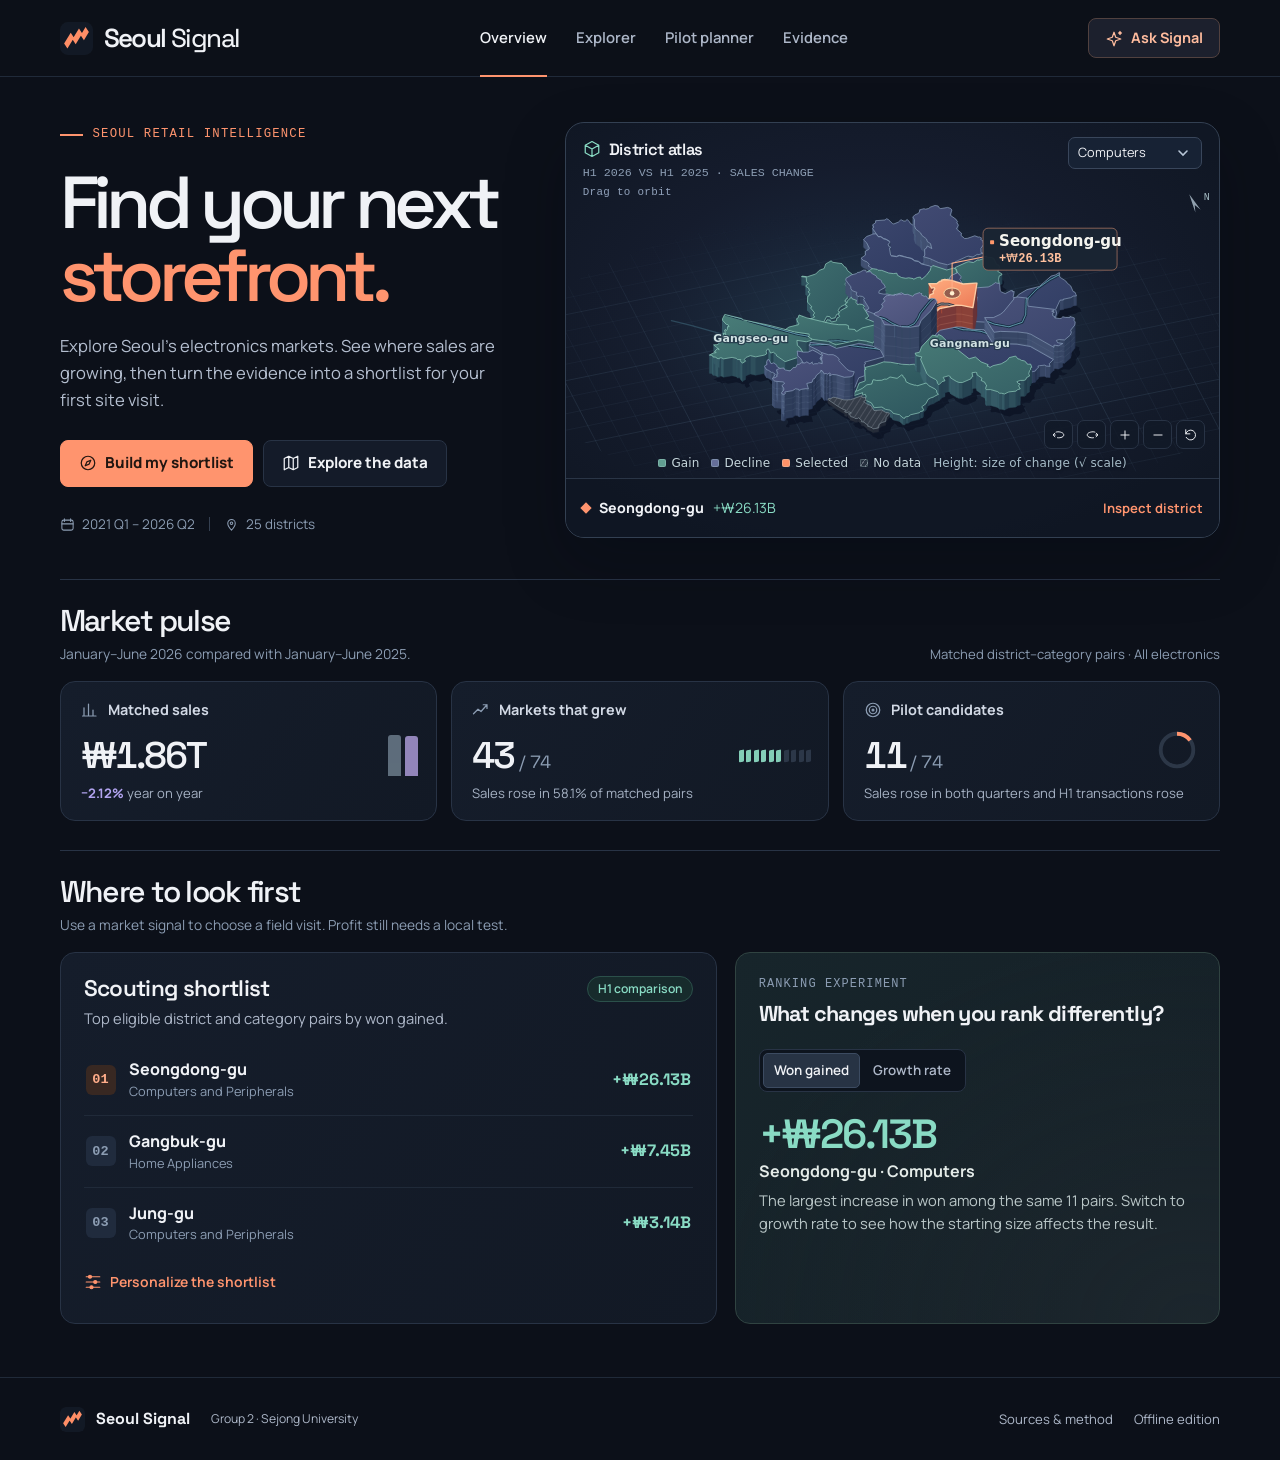
<file: docs/index.html>
<!doctype html>
<html lang="en"><head>
<meta charset="utf-8"><meta name="viewport" content="width=device-width,initial-scale=1,viewport-fit=cover">
<meta name="theme-color" content="#0d111b"><meta name="color-scheme" content="dark">
<title>Seoul Signal — Retail Decision Atlas</title>
<meta name="description" content="Explore 25 Seoul districts, compare electronics sales, and build a transparent pop-up scouting brief using Seoul’s official quarterly estimates.">
<link rel="icon" href="assets/brand.svg" type="image/svg+xml"><link rel="stylesheet" href="style.css">
<link rel="preload" as="font" type="font/ttf" href="assets/fonts/grotesk.ttf" crossorigin>
</head><body>
<a class="skip" href="#main">Skip to workspace</a>
<header class="top"><div class="shell top-inner">
<a href="#overview" class="brand" aria-label="Seoul Signal overview"><span class="brandmark" aria-hidden="true"></span><span>Seoul <b>Signal</b></span></a>
<nav class="mainnav" aria-label="Workspace"><a href="#overview" data-nav="overview">Overview</a><a href="#explore" data-nav="explore">Explorer</a><a href="#planner" data-nav="planner">Pilot planner</a><a href="#evidence" data-nav="evidence">Evidence</a></nav>
<button class="navask" data-act="chat"><span data-icon="spark"></span>Ask Signal</button>
</div></header>
<main id="main" tabindex="-1" class="shell"><noscript><h1>Seoul Signal</h1><p>Enable JavaScript to explore the atlas, or <a href="assets/data/quarterly-district-sales.csv">download the original district data</a>.</p></noscript></main>
<footer class="sitefoot"><div class="shell footerwrap"><div class="footbrand"><span class="brandmark smallmark"></span><strong>Seoul Signal</strong><span class="subtle">Group 2 · Sejong University</span></div><div class="footlinks"><a href="#evidence">Sources &amp; method</a><a id="portable" href="Seoul_Signal_Offline.html" download>Offline edition</a></div></div></footer>
<dialog id="chat" aria-labelledby="chat-title"><div class="drawer"><header class="chathead"><div class="chatidentity"><i class="assistantmark" data-icon="spark"></i><div><h2 id="chat-title">Ask Signal</h2><p id="chatmode">Evidence guide · on this device</p></div></div><button data-act="chatClose" class="iconbtn" aria-label="Close chat"><span data-icon="x"></span></button></header>
<div class="chatmessages" id="chat-messages" role="log" aria-live="polite" aria-relevant="additions"></div>
<div class="aibox"><details id="ai-options"><summary>Optional on-device AI</summary><p id="ai-about"></p><button id="ai-toggle" class="minorbutton" data-act="aiLoad">Enable local AI</button><div id="ai-status" role="status"></div></details></div>
<div class="chatcompose"><div id="suggestions" class="suggestions"></div><form id="chatform"><label class="sr" for="question">Ask a question about your business plan</label><textarea id="question" rows="1" maxlength="1000" placeholder="Tell me about your shop idea…"></textarea><button type="submit" aria-label="Send message" title="Send message"><span data-icon="send"></span></button></form><p>Answers use the project snapshot through 2026 Q2.</p></div></div></dialog>
<dialog id="proof" aria-labelledby="proof-title"><div class="lighthead"><h2 id="proof-title">Evidence</h2><button data-act="proofClose" class="iconbtn" aria-label="Close evidence"><span data-icon="x"></span></button></div><img id="proof-img" alt=""><div id="proof-note"></div></dialog>
<div id="notice" role="status"></div>
<script src="assets/data/snapshot.js"></script><script src="engine.js"></script><script src="assets/seoul-geometry.js"></script><script src="assets/map.js"></script><script src="assets/model.js"></script><script src="ui.js"></script><script src="charts.js"></script><script src="pages.js"></script><script src="brief.js"></script><script src="advisor.js"></script><script src="app.js"></script>
</body></html>
</file>
<file: docs/style.css>
@font-face{font-family:Grotesk;src:url(assets/fonts/grotesk.ttf) format('truetype');font-style:normal;font-weight:300 700;font-display:swap}@font-face{font-family:Manrope;src:url(assets/fonts/manrope.ttf) format('truetype');font-style:normal;font-weight:200 800;font-display:swap}
:root{color-scheme:dark;--bg:#0c1019;--bg2:#101623;--panel:#141b29;--pane2:#182132;--line:#283345;--softline:#202a39;--text:#f0f2f6;--sub:#aeb8c9;--dim:#8c9db3;--accent:#ff946e;--accent2:#ffab8e;--mint:#89dbc4;--lilac:#b2a4f0;--sky:#8cbef0;--display:Grotesk,Manrope,Arial,sans-serif;--sans:Manrope,Arial,sans-serif;--mono:'SFMono-Regular',Consolas,'Liberation Mono',monospace;--rad:15px}
*{box-sizing:border-box}html{scroll-behavior:smooth;scroll-padding-top:24px}body{margin:0;color:var(--text);background:var(--bg);font:16px/1.55 var(--sans);-webkit-font-smoothing:antialiased;text-rendering:optimizeLegibility}a{color:inherit;text-decoration:none}button,input,textarea,select{font:inherit}button,select{cursor:pointer}button{color:inherit}button:disabled{opacity:.5;cursor:not-allowed}button:focus-visible,a:focus-visible,select:focus-visible,input:focus-visible,textarea:focus-visible,summary:focus-visible,[tabindex]:focus-visible{outline:2px solid var(--accent);outline-offset:4px}h1,h2,h3,h4,p{margin:0}h1,h2,h3,h4{font-family:var(--display);line-height:1.13}h1,h2{letter-spacing:-.052em}h3,h4{letter-spacing:-.029em}.shell{max-width:1504px;margin:0 auto;padding-left:clamp(22px,4.65vw,80px);padding-right:clamp(22px,4.65vw,80px)}#main{min-height:calc(100vh - 174px);outline:0}::selection{background:#ffaf89;color:#111721}.sr,.skip:not(:focus){position:absolute;width:1px;height:1px;padding:0;margin:-1px;overflow:hidden;clip:rect(0,0,0,0);white-space:nowrap;border:0}.skip:focus{position:fixed;z-index:200;top:10px;left:20px;background:var(--accent);padding:12px;color:#111}.top{border-bottom:1px solid var(--softline);background:#0c1019f0}.top-inner{height:76px;display:flex;align-items:center;gap:34px}.brand,.footbrand{display:inline-flex;align-items:center;gap:11px}.brand{font:600 26px/1 var(--display);letter-spacing:-1.6px;white-space:nowrap}.brand b{font-weight:450}.brandmark{width:33px;height:33px;background:var(--accent);display:inline-block;flex:none;clip-path:polygon(0 73%,23% 32%,34% 50%,12% 90%,0 73%,39% 49%,61% 9%,73% 27%,51% 66%,39% 49%,76% 26%,91% 0,100% 17%,87% 43%,76% 26%,39% 49%)}.brandmark{clip-path:none;background:url(assets/brand.svg) center/contain no-repeat;border-radius:6px}.mainnav{display:flex;align-self:stretch;align-items:stretch;gap:29px;margin:0 auto}.mainnav a{position:relative;display:flex;align-items:center;color:var(--sub);font-size:.93rem;font-weight:600;transition:color .16s}.mainnav a:hover,.mainnav a[aria-current=page]{color:var(--text)}.mainnav a[aria-current=page]:after{content:'';position:absolute;inset:auto 0 -1px;height:2px;background:var(--accent)}.navask,.button,.minorbutton,.linkbutton,.iconbtn,.chip,.pick,.tab,.toolbtn{display:inline-flex;align-items:center;justify-content:center;gap:.53rem;border:1px solid var(--line);text-decoration:none;transition:background-color .16s,border-color .16s,transform .16s,color .16s}.ico{vertical-align:middle;flex:none}.navask{height:40px;padding:0 16px;background:#1c202d;border-color:#51413f;color:#ffbc9e;font-weight:700;font-size:.9rem;border-radius:8px}.navask:hover{background:#352724;border-color:#99674e}.button{min-height:47px;padding:10px 18px;border-radius:8px;font-weight:750;font-size:.95rem;line-height:1.2}.button.primary{background:var(--accent);border-color:var(--accent);color:#211611}.button.primary:hover{background:#ffa785;border-color:#ffc0a7;transform:translateY(-1px)}.button.soft,.minorbutton,.iconbtn,.toolbtn{background:var(--panel);color:var(--text)}.button.soft:hover,.minorbutton:hover,.iconbtn:hover,.toolbtn:hover{background:#202a3a;border-color:#566781}.minorbutton,.linkbutton{border-radius:7px;min-height:36px;padding:6px 11px;font-weight:650;font-size:.87rem}.linkbutton{border:0;background:transparent;color:var(--accent);padding-inline:0}.linkbutton:hover{color:#ffc2aa}.iconbtn,.toolbtn{width:34px;height:34px;padding:0;border-radius:7px}.eyebrow,.mono,.scope-label{font-family:var(--mono);font-size:.77rem;font-weight:500;letter-spacing:.095em;text-transform:uppercase}.eyebrow{color:var(--accent);display:flex;align-items:center;gap:10px}.eyebrow i{width:23px;height:2px;background:var(--accent)}.mono,.scope-label{color:var(--dim)}.badge{display:inline-flex;align-items:center;gap:6px;border-radius:50px;border:1px solid #374456;padding:3px 10px;color:#becadc;font:600 .76rem/1.45 var(--sans);white-space:nowrap}.badge.mint{border-color:#2b504a;color:var(--mint);background:#172b2c}.badge.coral{color:#ffb395;border-color:#584138;background:#30231f}.badge.lilac{color:#cab9ff;border-color:#493f5f;background:#242032}.subtle,.muted{color:var(--sub)}.positive{color:var(--mint)!important}.negative{color:var(--lilac)!important}.nowrap{white-space:nowrap}.hero{display:grid;grid-template-columns:minmax(0,.86fr) minmax(0,1.22fr);gap:clamp(28px,3.35vw,55px);align-items:center;padding:34px 0 30px}.hero-copy{padding:14px 0}.hero h1{font-weight:550;font-size:clamp(54px,5.75vw,92px);line-height:.995;letter-spacing:-.077em;margin:22px 0 19px}.hero h1 em{font-style:normal;color:var(--accent)}.hero-copy>p{color:#b5bfd0;font-size:1.04rem;max-width:450px;line-height:1.65}.herobuttons,.actions{display:flex;gap:10px;align-items:center;flex-wrap:wrap}.herobuttons{margin:26px 0 27px}.herofacts{display:flex;align-items:center;gap:14px;color:var(--dim);font-size:.84rem}.herofacts span{display:flex;gap:7px;align-items:center}.herofacts .sep{height:14px;width:1px;background:#354051}.atlas{min-width:0;border:1px solid #334052;border-radius:19px;overflow:hidden;position:relative;background:radial-gradient(ellipse at 47% 46%,#1c2b40 0,#151c2d 47%,#101724 86%);box-shadow:0 24px 60px #04091242}.atlas-head,.atlas-foot{position:relative;z-index:2;display:flex;align-items:center;justify-content:space-between;gap:9px}.atlas-head{padding:14px 17px 0;align-items:flex-start}.atlas-title{display:flex;align-items:center;gap:8px;font-family:var(--display);font-weight:600;font-size:1.02rem;letter-spacing:-.02em}.atlas-title .ico{color:var(--mint)}.atlas-code{font:500 .73rem/1.4 var(--mono);color:var(--dim);margin-top:3px}.atlas-filter select{min-height:32px;font-size:.80rem;border-radius:7px;padding:4px 29px 4px 9px;background-color:#172234;max-width:180px}.map-canvas{height:clamp(290px,23.2vw,396px);width:100%;position:relative;isolation:isolate}.atlas-tools{display:flex;gap:4px;position:absolute;z-index:3;bottom:66px;right:14px}.atlas-tools .toolbtn{background:#111927dd;width:29px;height:29px}.atlas-foot{min-height:55px;padding:11px 16px;border-top:1px solid #2a3546;background:#101724da}.mapcaption{display:flex;align-items:center;gap:9px;font-size:.88rem;flex-wrap:wrap}.mapsel{width:8px;height:8px;background:var(--accent);transform:rotate(45deg);display:inline-block}.mapcaption b{font-weight:750}.mapcaption .mono{font-size:.7rem;letter-spacing:.03em;text-transform:none}.atlas-foot .linkbutton{font-size:.82rem;white-space:nowrap}.section{padding:24px 0 29px}.band{border-top:1px solid var(--line)}.sectionhead{display:flex;justify-content:space-between;align-items:end;gap:15px;margin-bottom:17px}.sectionhead h2{font-size:clamp(27px,2.35vw,39px);font-weight:550}.sectionhead p{font-size:.86rem;color:var(--dim);margin-top:5px}.sectionhead>.micro{font-size:.82rem;color:var(--dim)}.panel{background:linear-gradient(125deg,#151d2b,#121925);border:1px solid var(--line);border-radius:var(--rad);min-width:0}.pulsegrid{display:grid;grid-template-columns:repeat(3,minmax(0,1fr));gap:14px}.pulsecard{padding:17px 20px 16px;position:relative;overflow:hidden}.tiletop{display:flex;align-items:center;gap:9px;font-weight:700;font-size:.9rem;color:#d2d9e5}.tiletop .ico{color:var(--dim)}.bignum{font:550 clamp(33px,2.9vw,50px)/1.05 var(--display);letter-spacing:-.055em;margin:15px 0 8px;font-variant-numeric:tabular-nums;position:relative;z-index:1}.bignum small{font-size:.48em;color:var(--dim);font-weight:400;letter-spacing:-.025em}.pulsecard p{font-size:.82rem;color:#a5b1c3;position:relative;z-index:1}.minibars{height:41px;display:flex;gap:4px;align-items:end;position:absolute;right:18px;top:53px;opacity:.78}.minibars i{display:block;width:13px;border-radius:3px 3px 0 0}.partline{position:absolute;top:68px;right:17px;display:flex;gap:3px;max-width:72px}.partline i{height:12px;width:5px;background:#2c3748;border-radius:1px;transform:skewY(-12deg)}.partline .on{background:#83cdb7}.ring{position:absolute;right:19px;top:45px;transform:rotate(-90deg)}.split{display:grid;grid-template-columns:1.15fr .85fr;gap:18px}.inside{padding:23px}.paneltop{display:flex;justify-content:space-between;align-items:start;gap:14px}.paneltop h3,.boxh{font-size:1.41rem;font-weight:600}.paneltop p,.paneldesc{font-size:.92rem;color:var(--sub);margin-top:6px}.pairrows{display:flex;flex-direction:column;margin:14px 0 6px}.pairrow{display:grid;align-items:center;grid-template-columns:32px 1fr auto;gap:11px;background:none;border:0;border-bottom:1px solid var(--softline);color:var(--text);width:100%;text-align:left;padding:13px 2px}.pairrow:last-child{border-bottom:0}.pairrow:hover{background:#1d2635}.ranknum,.layericon{display:grid;place-items:center;width:30px;height:30px;border-radius:6px;background:#202b3d;color:var(--dim);font:600 .85rem var(--mono)}.pairrow:first-child .ranknum,.ranknum.hot{color:#ffad8a;background:#382822}.pairrow b,.pairrow strong{font-weight:750}.pairrow small{display:block;color:var(--dim);font-size:.8rem}.pairrow strong{color:var(--mint);font-family:var(--display);font-size:1.03rem}.lensbox{background:radial-gradient(ellipse at 95% 100%,#27303663,transparent 75%),linear-gradient(130deg,#17252b,#152027 80%);border-color:#304341}.lenslabel{color:var(--mint)}.lensval{margin-top:22px;font:600 2.55rem/1 var(--display);letter-spacing:-.055em;color:var(--mint)}.lensbox h3{font-size:1.35rem;margin:6px 0}.lensbox p{color:#bbc8c9;font-size:.92rem;line-height:1.55}.segmented{display:inline-flex;align-items:center;background:#0d141e;border:1px solid var(--line);border-radius:8px;padding:3px;gap:2px;max-width:100%}.tab{background:transparent;border:1px solid transparent;padding:6px 10px;border-radius:5px;color:var(--sub);font-size:.84rem;font-weight:600;min-height:32px}.tab.active,.tab[aria-pressed=true]{color:var(--text);background:#273344;border-color:#3c4b61}.tab:hover{color:var(--text)}.lensbox .segmented{margin-top:16px}.sitefoot{border-top:1px solid var(--softline);margin-top:24px}.footerwrap{min-height:82px;display:flex;justify-content:space-between;align-items:center;gap:14px;color:var(--sub)}.footbrand{font-size:.87rem}.footbrand strong{color:var(--text);font-family:var(--display);font-size:1rem}.footbrand .subtle{margin-left:10px;font-size:.76rem}.smallmark{width:25px;height:25px}.footlinks{display:flex;gap:21px;font-size:.82rem}.footlinks a:hover{color:var(--accent)}
.pagehead{padding:34px 0 22px}.pagehead h1{font-size:clamp(38px,4.5vw,67px);font-weight:550;margin:12px 0 10px}.pagehead p{color:var(--sub);max-width:810px;font-size:1.02rem}.field{display:flex;flex-direction:column;gap:6px;min-width:0}.field>span,.field>label,.fieldlegend{font-size:.83rem;color:#c0cbd8;font-weight:700}select,input,textarea{color:var(--text);border:1px solid #39465b;border-radius:8px;background-color:#111824;outline-offset:2px;min-width:0}.field select,.field input{min-height:43px;padding:8px 12px;width:100%;font-size:.93rem}select{appearance:none;padding-right:34px!important;background-image:url("data:image/svg+xml,%3Csvg xmlns='http://www.w3.org/2000/svg' width='16' height='16' viewBox='0 0 16 16'%3E%3Cpath d='m4 6 4 4 4-4' fill='none' stroke='%23b8c6d7' stroke-width='1.6' stroke-linecap='round'/%3E%3C/svg%3E");background-repeat:no-repeat;background-position:right 10px center}.filters{display:grid;grid-template-columns:1.15fr 1.05fr 1.15fr 1fr;gap:14px;padding:16px 18px}.expstats{display:grid;grid-template-columns:repeat(3,1fr);gap:12px;margin:17px 0}.expmetric{padding:14px 18px}.expmetric .v{display:block;font:550 1.9rem/1.15 var(--display);letter-spacing:-.05em;margin:5px 0}.expmetric small,.smallnote{color:var(--dim);font-size:.8rem}.chartbox{padding:20px 22px 15px}.chartlegend{display:flex;gap:16px;align-items:center;flex-wrap:wrap;margin-top:12px;color:var(--sub);font-size:.84rem}.swatch{height:3px;width:20px;display:inline-block;vertical-align:middle;margin-right:5px;border-radius:2px}.chartscroll{width:100%;overflow-x:auto}.chartsvg{width:100%;min-width:490px;display:block;overflow:visible}.chart-detail{min-height:43px;padding:9px 12px;background:#101723;border:1px solid var(--line);border-radius:7px;color:#cdd5df;font-size:.86rem;display:flex;align-items:center;gap:12px;flex-wrap:wrap}.chart-detail b{color:#fff}.chartbox details,.datasheet{margin-top:13px}.hint{display:flex;gap:8px;align-items:flex-start;font-size:.83rem;line-height:1.5;color:var(--dim);margin-top:12px}.hint .ico{margin-top:2px}.datasheet{padding:13px 16px}.datasheet summary,details>summary{cursor:pointer;font-weight:650;color:#d2d9e5}.tablewrap{width:100%;overflow-x:auto}table{border-collapse:collapse;width:100%;font-size:.87rem}th,td{padding:10px 9px;text-align:right;border-bottom:1px solid var(--softline);font-variant-numeric:tabular-nums;white-space:nowrap}th{color:var(--dim);font-weight:600;font-size:.77rem}td:first-child,th:first-child{text-align:left}.tabletools{display:flex;gap:14px;margin:15px 0 4px;flex-wrap:wrap}
.plangrid{display:grid;grid-template-columns:minmax(250px,.72fr) minmax(0,1.57fr);gap:18px;align-items:start}.briefcontrols{padding:21px;display:grid;gap:17px}.briefcontrols h2{font-size:1.35rem}.briefcontrols .smallnote{line-height:1.55}.rulepills{display:flex;gap:6px;flex-wrap:wrap;margin:15px 0}.rulepills span{display:inline-flex;align-items:center;gap:5px;font-size:.74rem;color:#bbdacf;background:#172a29;border:1px solid #2d4943;padding:4px 7px;border-radius:5px}.planresult{padding:22px}.minihead{font:500 .75rem/1.45 var(--mono);color:var(--dim);text-transform:uppercase;letter-spacing:.09em}.planresult h2{font-size:clamp(27px,3.2vw,47px);font-weight:550;margin-top:8px}.catline{display:flex;align-items:center;gap:8px;color:var(--sub);margin:5px 0 14px}.scoutgrid{display:grid;grid-template-columns:repeat(3,1fr);gap:10px;padding:12px 0;border-top:1px solid var(--line);border-bottom:1px solid var(--line);margin:14px 0}.scoutgrid b{font:550 1.4rem var(--display);letter-spacing:-.035em;display:block}.scoutgrid small{color:var(--dim);font-size:.76rem}.planresult p{color:var(--sub);font-size:.93rem}.choicebutton{background:#121b29;border:1px solid var(--line);border-radius:8px;color:var(--sub);padding:9px 12px;font-size:.84rem;display:inline-flex;align-items:center;gap:6px}.choicebutton:hover,.choicebutton.sel{background:#2c2827;border-color:#765647;color:#ffb394}.pickrow{display:flex;flex-wrap:wrap;gap:7px;margin:14px 0}.extracopy{margin:10px 0 20px}.economy{margin-top:19px;padding:22px}.costgrid{display:grid;grid-template-columns:1fr 1fr 1fr minmax(180px,1.1fr);gap:14px;margin-top:20px;align-items:end}.calcval{border-left:2px solid var(--accent);padding:3px 0 3px 13px}.calcval strong{font:600 1.65rem/1.15 var(--display);display:block;color:var(--accent);letter-spacing:-.04em}.calcval span{color:var(--sub);font-size:.77rem}.narrative{border-left:2px solid var(--line);margin:16px 0;padding:0 0 0 14px;color:var(--sub)}.empty{padding:25px 5px}.empty h3{margin-bottom:9px}.ground{display:grid;grid-template-columns:.83fr 1.17fr;gap:16px}.methodcard{padding:22px}.methodcard h2,.methodcard h3{margin:4px 0 10px;font-size:1.4rem}.methodcard p,.methodcard li,.evidcopy{font-size:.94rem;line-height:1.65;color:var(--sub)}.methodcard ul{padding-left:20px}.filelist{margin-top:14px}.sourceitem{display:flex;align-items:center;gap:10px;color:#c2dfda;padding:9px 0}.sourceitem:hover{color:var(--accent)}.proofgrid{display:grid;grid-template-columns:repeat(3,1fr);gap:13px}.proofthumb{width:100%;text-align:left;padding:0;border:1px solid var(--line);border-radius:12px;overflow:hidden;background:var(--panel)}.proofthumb:hover{border-color:var(--accent)}.proofthumb .imagezone{height:123px;background:#e9eef0;display:flex;align-items:center;justify-content:center;padding:9px}.proofthumb img{width:100%;height:100%;object-fit:contain}.proofthumb b,.proofthumb small{display:block;margin:11px 13px 0}.proofthumb small{color:var(--dim);margin:2px 13px 13px;font-size:.8rem}.clause{font-size:.84rem;color:var(--dim);margin-top:12px}#proof{max-width:min(850px,94vw);border:1px solid var(--line);border-radius:14px;background:var(--bg2);color:var(--text);padding:18px}#proof img{display:block;max-width:100%;max-height:60vh;margin:15px auto;}#proof-note{font-size:.9rem;color:var(--sub)}.lighthead{display:flex;justify-content:space-between;gap:10px;align-items:center}.lighthead h2{font-size:1.45rem}.modelinks{margin-top:12px;display:flex;gap:12px;flex-wrap:wrap}
dialog::backdrop{background:rgba(3,5,10,.66);backdrop-filter:blur(2px)}#chat{padding:0;background:#101722;color:var(--text);margin:0 0 0 auto;width:min(475px,100vw);height:100dvh;max-width:100vw;max-height:100dvh;border:0;border-left:1px solid #3a475b;box-shadow:-18px 0 70px #0004}#chat[open]{animation:draw-in .2s ease-out}.drawer{display:flex;flex-direction:column;height:100%;min-height:0}.chathead,.lighthead{border-bottom:1px solid var(--line);padding-bottom:12px}.chathead{padding:17px 18px;display:flex;justify-content:space-between;align-items:center}.chatidentity{display:flex;align-items:center;gap:11px}.assistantmark{width:38px;height:38px;display:grid;place-items:center;color:#ffac8d;border:1px solid #5c443c;border-radius:10px;background:#322621}.chathead h2{font-size:1.4rem}.chathead p{color:var(--dim);font-size:.77rem;margin-top:3px}.chatmessages{flex:1;overflow-y:auto;padding:15px 18px;scroll-behavior:smooth;min-height:120px}.msg{max-width:100%;margin-bottom:13px;font-size:.92rem;line-height:1.57;overflow-wrap:anywhere}.msg.user{margin-left:28px;background:#2a2c32;border:1px solid #51443a;color:#ffe5da;padding:9px 12px;border-radius:12px 3px 12px 12px}.msg.bot{margin-right:15px}.msg.bot .ans{padding:12px 14px;border:1px solid #2a3a4c;border-radius:3px 12px 12px 12px;background:#182230}.msg .answer-title{font-family:var(--display);font-weight:650;font-size:1.02rem;display:block;margin-bottom:6px}.msg .ans p+p{margin-top:8px}.answer-source{margin-top:6px;border:0;background:transparent;color:var(--mint);font-size:.76rem;padding:2px 0;cursor:pointer}.answer-source:hover{text-decoration:underline}.chatcompose{border-top:1px solid var(--line);padding:11px 16px 14px;background:#101721}.chatcompose>p{font-size:.73rem;text-align:center;color:var(--dim);margin-top:7px}.suggestions{display:flex;gap:5px;flex-wrap:wrap;margin-bottom:8px}.chip{background:#1a2532;border-radius:30px;color:#c7d5df;padding:5px 9px;font-size:.76rem}.chip:hover{border-color:#677888}.chatcompose form{border:1px solid #475368;background:#0d1420;border-radius:11px;display:flex;gap:7px;align-items:center;padding:6px}.chatcompose textarea{background:transparent;resize:vertical;border:none;flex:1;padding:7px 5px;font-size:.92rem;max-height:88px;min-height:36px}.chatcompose textarea:focus-visible{outline-offset:0}.chatcompose form button{padding:0;width:38px;height:38px;background:var(--accent);border:0;color:#1f1915;border-radius:7px;display:grid;place-items:center}.aibox{padding:5px 17px 8px;font-size:.8rem;color:var(--dim);border-top:1px solid var(--softline)}.aibox summary{font-size:.8rem}.aibox p{margin:5px 0}.aibox .minorbutton{min-height:29px;font-size:.78rem}.aibox #ai-status{font-size:.75rem;color:var(--mint);margin-top:3px}.numerror{color:#ffc3a7}.nodata{color:#b0bcc7}.focusnote{color:var(--mint);font-size:.8rem}#notice{position:fixed;bottom:22px;left:50%;transform:translateX(-50%);z-index:100;border-radius:9px;border:1px solid #45536a;background:#172130;padding:8px 17px;color:var(--text);box-shadow:0 6px 28px #0005;font-size:.88rem;pointer-events:none;opacity:0;transition:opacity .2s;max-width:90vw}#notice.show{opacity:1}
@keyframes draw-in{from{transform:translateX(35px);opacity:0}to{transform:translateX(0);opacity:1}}@keyframes enter{from{opacity:.45;transform:translateY(5px)}to{opacity:1;transform:translateY(0)}}.page{animation:enter .23s ease-out}
@media(min-width:1560px){.hero{gap:65px}.map-canvas{height:362px}}@media(max-width:1050px){.shell{padding-left:25px;padding-right:25px}.mainnav{gap:20px}.hero{gap:22px;grid-template-columns:.9fr 1.15fr}.hero h1{font-size:clamp(49px,6.4vw,70px)}.hero-copy>p{font-size:.98rem}.herobuttons{gap:7px}.herobuttons .button{padding:9px 13px;font-size:.88rem}.map-canvas{height:280px}.pulsecard{padding:15px}.miniart{opacity:.58}.minibars,.partline{right:12px}.ring{right:10px}.plangrid{grid-template-columns:minmax(215px,.73fr) 1.4fr}.costgrid{grid-template-columns:repeat(2,1fr)}.scope-label{font-size:.7rem}.proofgrid{gap:8px}}
@media(max-width:760px){.shell{padding-inline:19px}.top-inner{height:auto;min-height:67px;display:grid;grid-template-columns:1fr auto;gap:0 12px;padding-top:11px}.brand{font-size:24px}.navask{height:35px;padding:0 10px;font-size:.83rem}.mainnav{grid-column:1/-1;grid-row:2;order:3;width:100%;justify-content:space-between;margin:7px 0 0;gap:5px}.mainnav a{font-size:.85rem;padding:8px 1px 10px}.hero{grid-template-columns:1fr;gap:17px;padding:24px 0}.hero-copy{padding:0}.hero h1{font-size:clamp(56px,9.8vw,74px);margin:15px 0 12px}.hero-copy>p{max-width:550px}.herobuttons{margin:16px 0}.herofacts{font-size:.8rem}.atlas{border-radius:13px}.atlas-head{padding:11px 13px 0}.map-canvas{height:clamp(255px,48vw,335px)}.atlas-foot{min-height:45px;padding:7px 11px}.atlas-tools{bottom:58px;right:8px}.pulsegrid{gap:8px}.bignum{font-size:1.8rem}.miniart{display:none}.pulsecard{padding:13px 11px}.tiletop{font-size:.82rem;line-height:1.4;gap:4px}.tiletop .ico{width:14px}.pulsecard p{font-size:.73rem}.split,.ground{grid-template-columns:1fr}.section{padding:20px 0}.sectionhead{align-items:start}.sectionhead>.micro{display:none}.inside,.chartbox,.methodcard,.planresult,.economy,.briefcontrols{padding:16px}.pagehead{padding:24px 0 17px}.pagehead p{font-size:.95rem}.filters{grid-template-columns:1fr 1fr;gap:10px;padding:12px}.expstats{gap:7px}.expmetric{padding:11px}.expmetric .v{font-size:1.36rem}.expmetric .scope-label{letter-spacing:0}.plangrid{grid-template-columns:1fr}.briefcontrols{grid-template-columns:1fr 1fr;gap:12px}.briefcontrols h2,.briefcontrols .smallnote{grid-column:1/-1}.proofgrid{grid-template-columns:1fr 1fr}.footerwrap{min-height:81px;flex-wrap:wrap;padding-block:15px}.footbrand .subtle{margin-left:0}.footerwrap .footlinks{font-size:.77rem}.scoutgrid{gap:6px}.scoutgrid b{font-size:1.18rem}}
@media(max-width:485px){.shell{padding-inline:15px}.hero h1 br{display:none}.hero h1{letter-spacing:-.074em;max-width:420px}.herofacts{gap:9px}.mapcaption{font-size:.79rem;gap:6px}.atlas-foot .linkbutton{font-size:.75rem}.atlas-tools .toolbtn{width:26px;height:26px}.pulsegrid{grid-template-columns:1fr}.pulsecard{padding:12px 15px 12px;display:grid;grid-template-columns:1fr .85fr;gap:0 12px;align-items:center}.pulsecard .tiletop{font-size:.85rem}.pulsecard .bignum{text-align:right;grid-column:2;grid-row:1/3;margin:0;font-size:1.76rem}.pulsecard p{grid-column:1;grid-row:2}.proofgrid{grid-template-columns:1fr}.ground{gap:10px}.expstats{grid-template-columns:1fr}.expmetric{display:grid;grid-template-columns:1fr auto;gap:2px;align-items:center}.expmetric small{grid-column:1}.expmetric .v{grid-column:2;grid-row:1/3}.scoutgrid{grid-template-columns:1fr 1fr}.scoutgrid>div:last-child{grid-column:1/-1}.filterpill{max-width:100%}.costgrid{grid-template-columns:1fr 1fr}.briefcontrols{grid-template-columns:1fr}.paneltop{flex-wrap:wrap}.actions{gap:7px}.bignum small{font-size:.54em}.mapcaption .mono{display:none}.footbrand .subtle{font-size:.72rem}.chartsvg{min-width:460px}.chartbox{padding:15px 10px}.sectionhead h2{font-size:1.65rem}.aibox:has(details[open]){max-height:130px;overflow:auto}}
@media(prefers-reduced-motion:reduce){*,*::before,*::after{scroll-behavior:auto!important;animation-duration:.01ms!important;transition-duration:.01ms!important}}
.lensbox .minihead+h3{margin-top:9px}.lensbox .lensval+b{display:block;color:#e4ebe8;margin-top:5px}.lensbox b+p{margin-top:5px}.quarterselect{min-height:29px;font-size:.82rem;padding:2px 9px}.chart-read{display:flex;gap:12px;flex-wrap:wrap}.atlas-tools{bottom:88px}.coef,.chartsvg text{font-family:var(--mono)}
.atlas-gesture{position:absolute;top:63px;left:17px;font:.68rem var(--mono);color:#90a0b9;z-index:2;pointer-events:none;letter-spacing:.03em}.ss-map-shell .ss-map-key{font-size:12px}.scope-label{line-height:1.4}
</file>
